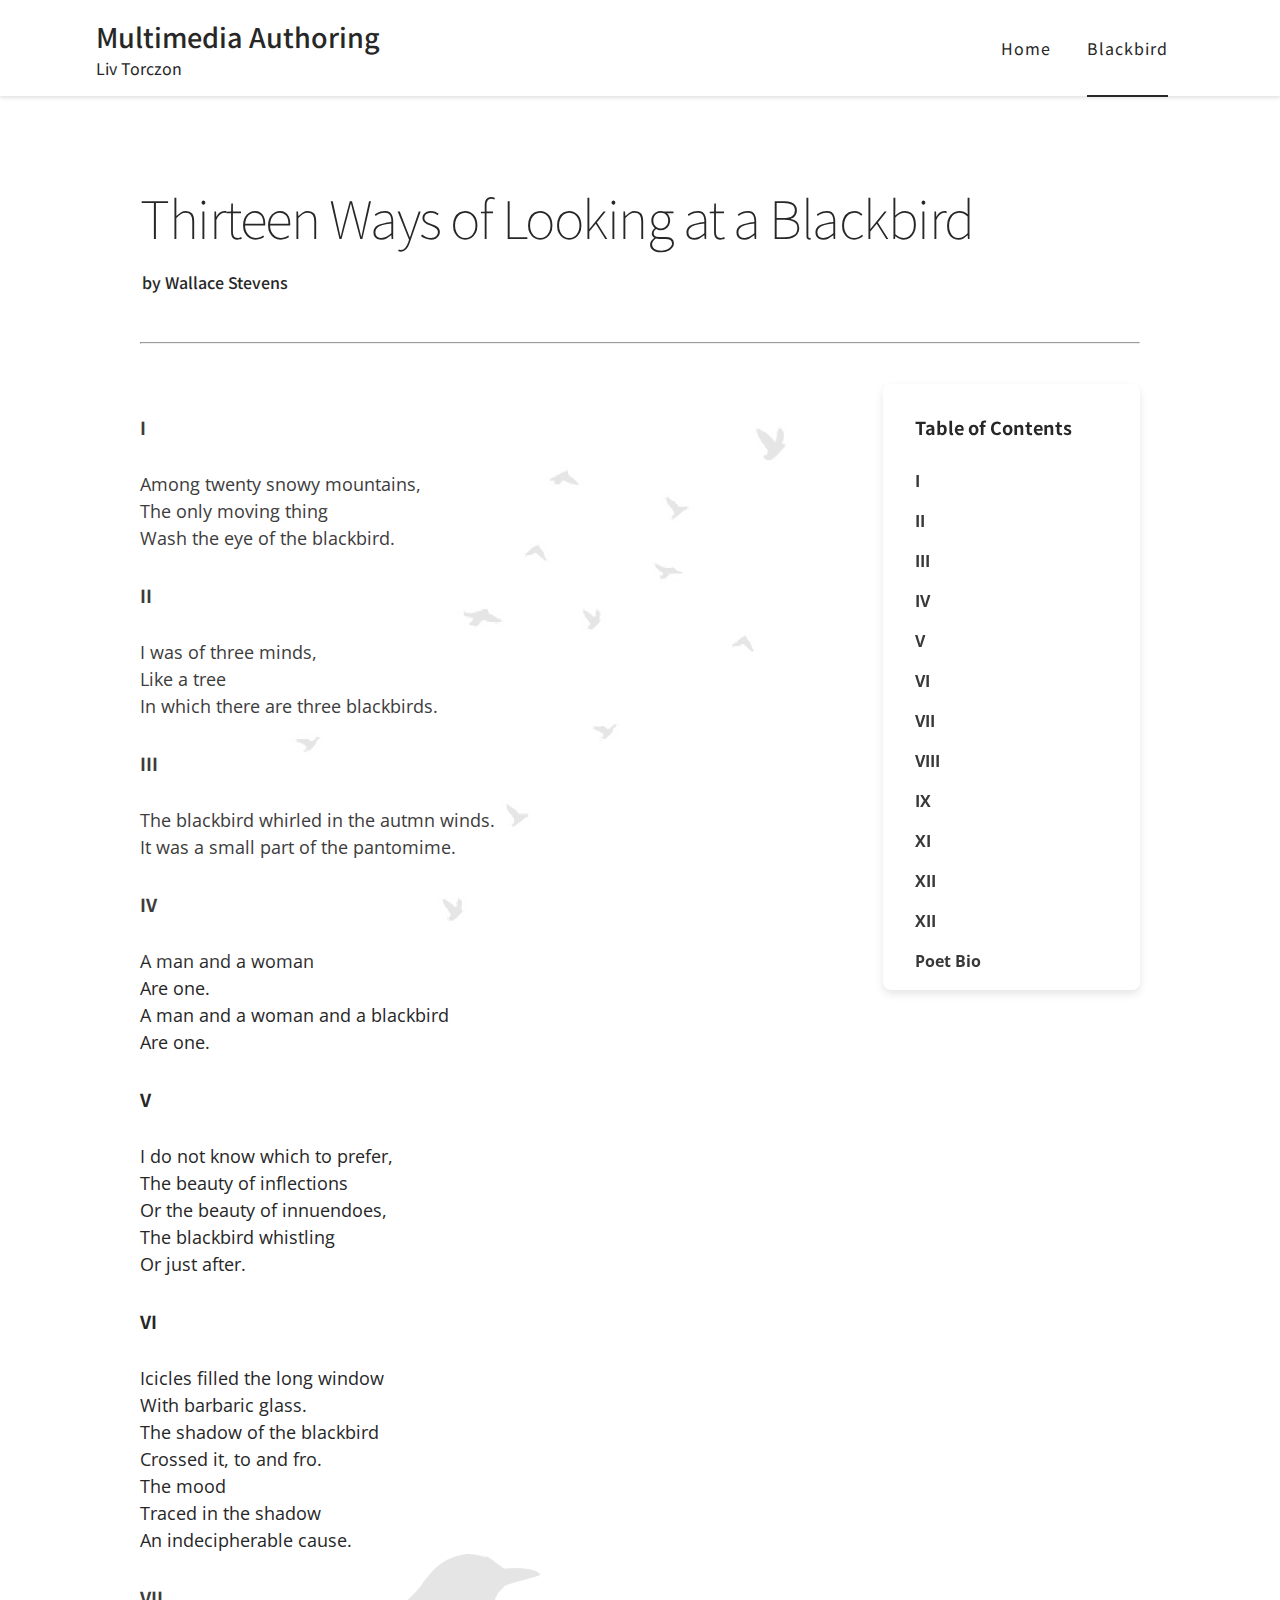
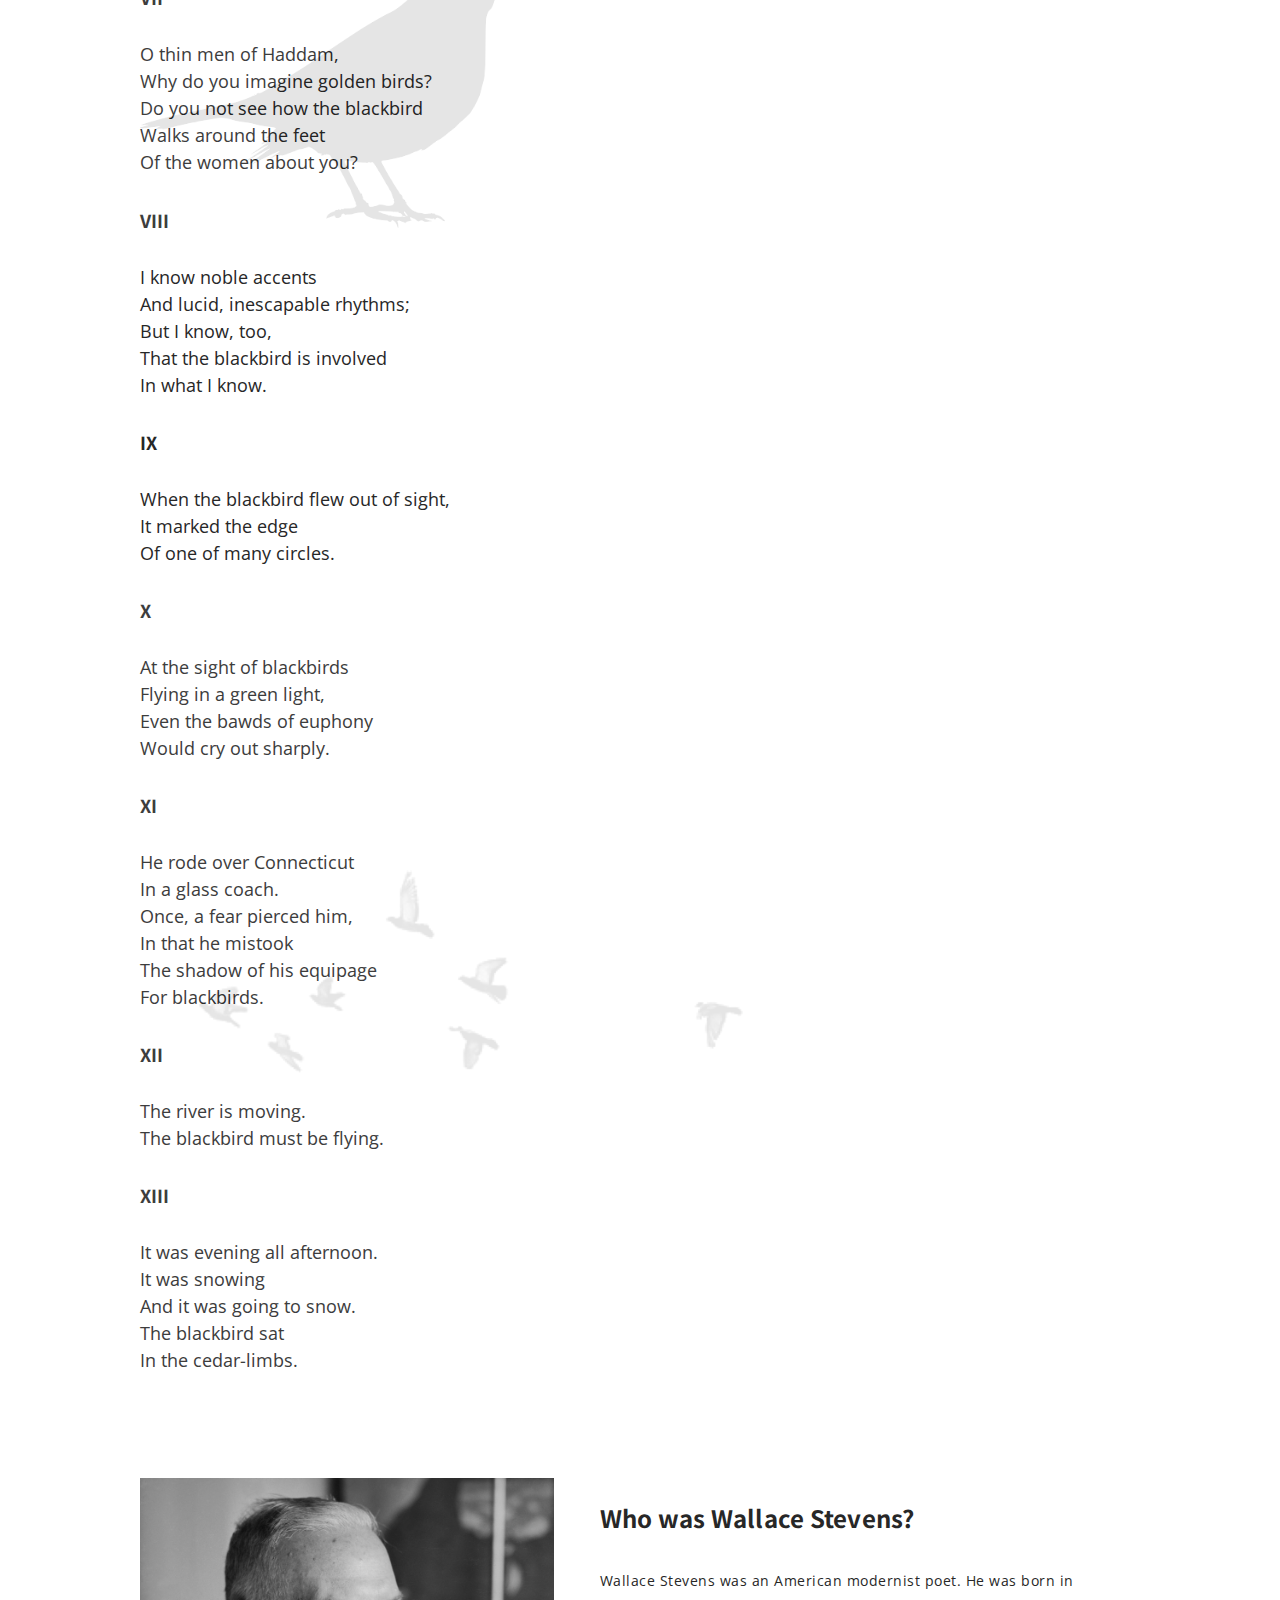
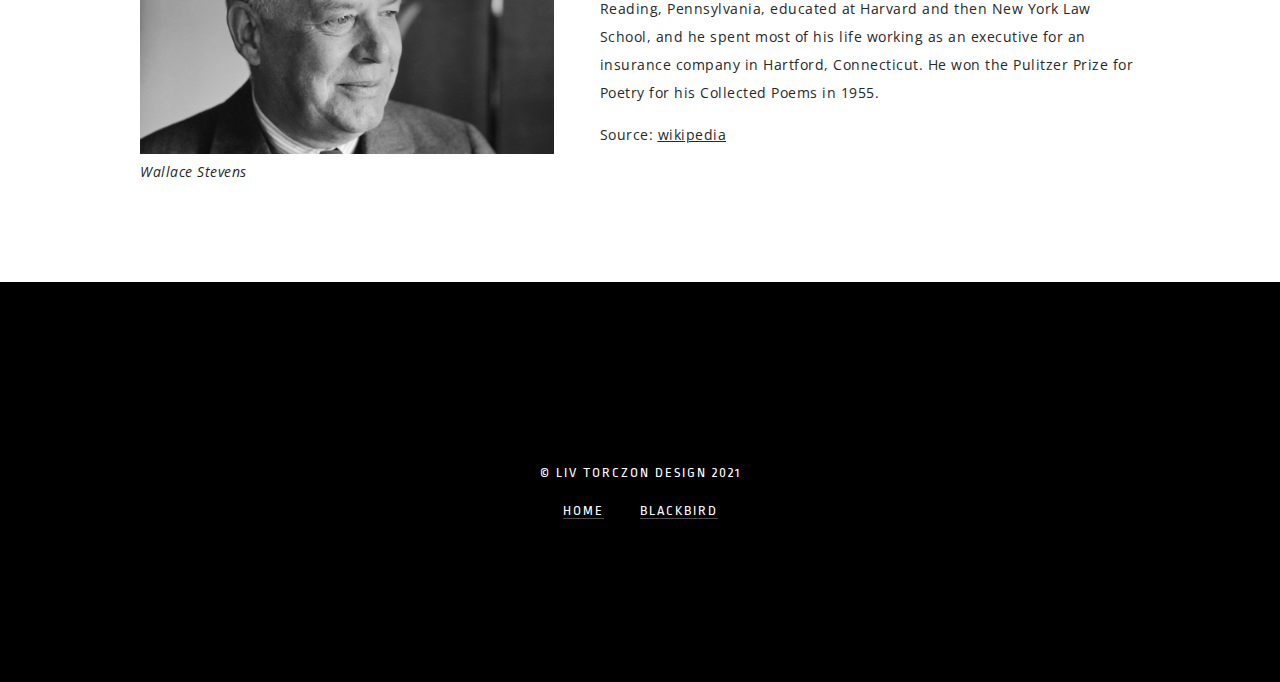
<file: index.html>
<!DOCTYPE html>
<html lang="en-us">
	<head>
		<meta charset="UTF-8">
		<title>Liv Torczon Blackbird Project</title>
		<meta name="viewport" content="width=device-width, initial-scale=1">

		<link rel="icon" type="image/jpeg" href="images/geo.jpeg" sizes="16x16">
		
		<link href="https://fonts.googleapis.com/css2?family=Noto+Sans+JP:wght@100;300;400;500;700;900&family=Open+Sans:ital,wght@0,300;0,400;0,600;1,400;1,700&family=Ropa+Sans&display=swap" rel="stylesheet">

		<link rel="stylesheet" href="css/main.css">
		
	</head>

	<body>

		<header>

			<div class="logo-container">

				<a href="index.html" class="logo">Multimedia Authoring</a>

				<a href="index.html" class="sub-logo">Liv Torczon</a>

			</div>

			<nav class="nav-site">

				<ul>
					<li><a href="home.html">Home</a></li>
					<li><a href="index.html"><span class="current-link">Blackbird</span></a></li>
				</ul>
			</nav>

		</header>

		<main>

			<div class="poem-title">

				<h1>Thirteen Ways of Looking at a Blackbird</h1>

				<span>by Wallace Stevens</span>

			</div>

			<hr>

			<article class="poem-grid">

				<div class="left-side">

          			<img style="width: 800px;" src="images/flyingBirds.png" class="flying-birds" alt="pictures of birds flying">

					<section class="stanza" id="one">
						<h5>I</h5>
						Among twenty snowy mountains,<br>
						The only moving thing<br>
						Wash the eye of the blackbird.<br>
					</section>

					<section class="stanza" id="two">
						<h5>II</h5>
						I was of three minds,<br>
						Like a tree<br>
						In which there are three blackbirds.<br>
					</section>

					<section class="stanza" id="three">
						<h5>III</h5>
						The blackbird whirled in the autmn winds.<br>
						It was a small part of the pantomime.<br>
					</section>

					<section class="stanza" id="four">
						<h5>IV</h5>
						A man and a woman<br>
						Are one.<br>
						A man and a woman and a blackbird<br>
						Are one.<br>
					</section>

					<section class="stanza" id="five">
						<h5>V</h5>
						I do not know which to prefer,<br>
						The beauty of inflections<br>
						Or the beauty of innuendoes,<br>
						The blackbird whistling<br>
						Or just after.<br>
					</section>

					<section class="stanza" id="six">
						<h5>VI</h5>
						Icicles filled the long window<br>
						With barbaric glass.<br>
						The shadow of the blackbird<br>
						Crossed it, to and fro.<br>
						The mood<br>
						Traced in the shadow<br>
						An indecipherable cause.<br>
					</section>

          			<img style="width: 400px;" src="images/birds2.jpg" class="flying-birds" alt="picture birds flying">

					<section class="stanza" id="seven">
						<h5>VII</h5>
						O thin men of Haddam,<br>
						Why do you imagine golden birds?<br>
						Do you not see how the blackbird<br>
						Walks around the feet<br>
						Of the women about you?<br>
					</section>

					<section class="stanza" id="eight">
						<h5>VIII</h5>
						I know noble accents<br>
						And lucid, inescapable rhythms;<br>
						But I know, too,<br>
						That the blackbird is involved<br>
						In what I know.<br>
					</section>

					<section class="stanza" id="nine">
						<h5>IX</h5>
						When the blackbird flew out of sight,<br>
						It marked the edge<br>
						Of one of many circles.<br>
					</section>

          			<img style="height: 900px;" src="images/sittingBirds.png" class="flying-birds" alt="picture of flying birds">

					<section class="stanza" id="ten">
						<h5>X</h5>
						At the sight of blackbirds<br>
						Flying in a green light,<br>
						Even the bawds of euphony<br>
						Would cry out sharply.<br>
					</section>

					<section class="stanza" id="eleven">
						<h5>XI</h5>
						He rode over Connecticut<br>
						In a glass coach.<br>
						Once, a fear pierced him,<br>
						In that he mistook<br>
						The shadow of his equipage<br>
						For blackbirds.<br>
					</section>

					<section class="stanza" id="twelve">
						<h5>XII</h5>
						The river is moving.<br>
						The blackbird must be flying.<br>
					</section>

					<section class="stanza" id="thirteen">
						<h5>XIII</h5>
						It was evening all afternoon.<br>
						It was snowing<br>
						And it was going to snow.<br>
						The blackbird sat<br>
						In the cedar-limbs.<br>
					</section>

				</div>

				<div class="right-side">

					<h5>Table of Contents</h5>

					<div class="table-contents">

						<a href="#one">I</a><br>
						<a href="#two">II</a><br>
						<a href="#three">III</a><br>
						<a href="#four">IV</a><br>
						<a href="#five">V</a><br>
						<a href="#six">VI</a><br>
						<a href="#seven">VII</a><br>
						<a href="#eight">VIII</a><br>
						<a href="#nine">IX</a><br>
						<a href="#ten">XI</a><br>
						<a href="#eleven">XII</a><br>
						<a href="#twelve">XII</a><br>
						<a href="#bio">Poet Bio</a><br>

					</div>

				</div>

			</article>

			<aside id="bio" class="bio-grid">

				<div class="bio-left">

					<img src="images/wallaceStevens.jpeg" alt="picture of Wallace Stevens">

					<p>Wallace Stevens</p>
					
				</div>

				<div class="bio-right">

					<h4>Who was Wallace Stevens?</h4>

					<p>Wallace Stevens was an American modernist poet. He was born in Reading, Pennsylvania, educated at Harvard and then New York Law School, and he spent most of his life working as an executive for an insurance company in Hartford, Connecticut. He won the Pulitzer Prize for Poetry for his Collected Poems in 1955.</p>

					<p>Source: <a href="https://en.wikipedia.org/wiki/Wallace_Stevens" target="_blank">wikipedia</a></p>

				</div>

			</aside>

		</main>

		<footer>

			<p>© Liv Torczon Design 2021</p>

			<nav class="footer">
				<ul>
					<li><a href="home.html">Home</a></li>
					<li><a href="index.html">Blackbird</a></li>
				</ul>
			</nav>

		</footer>

	</body>

</html>
</file>
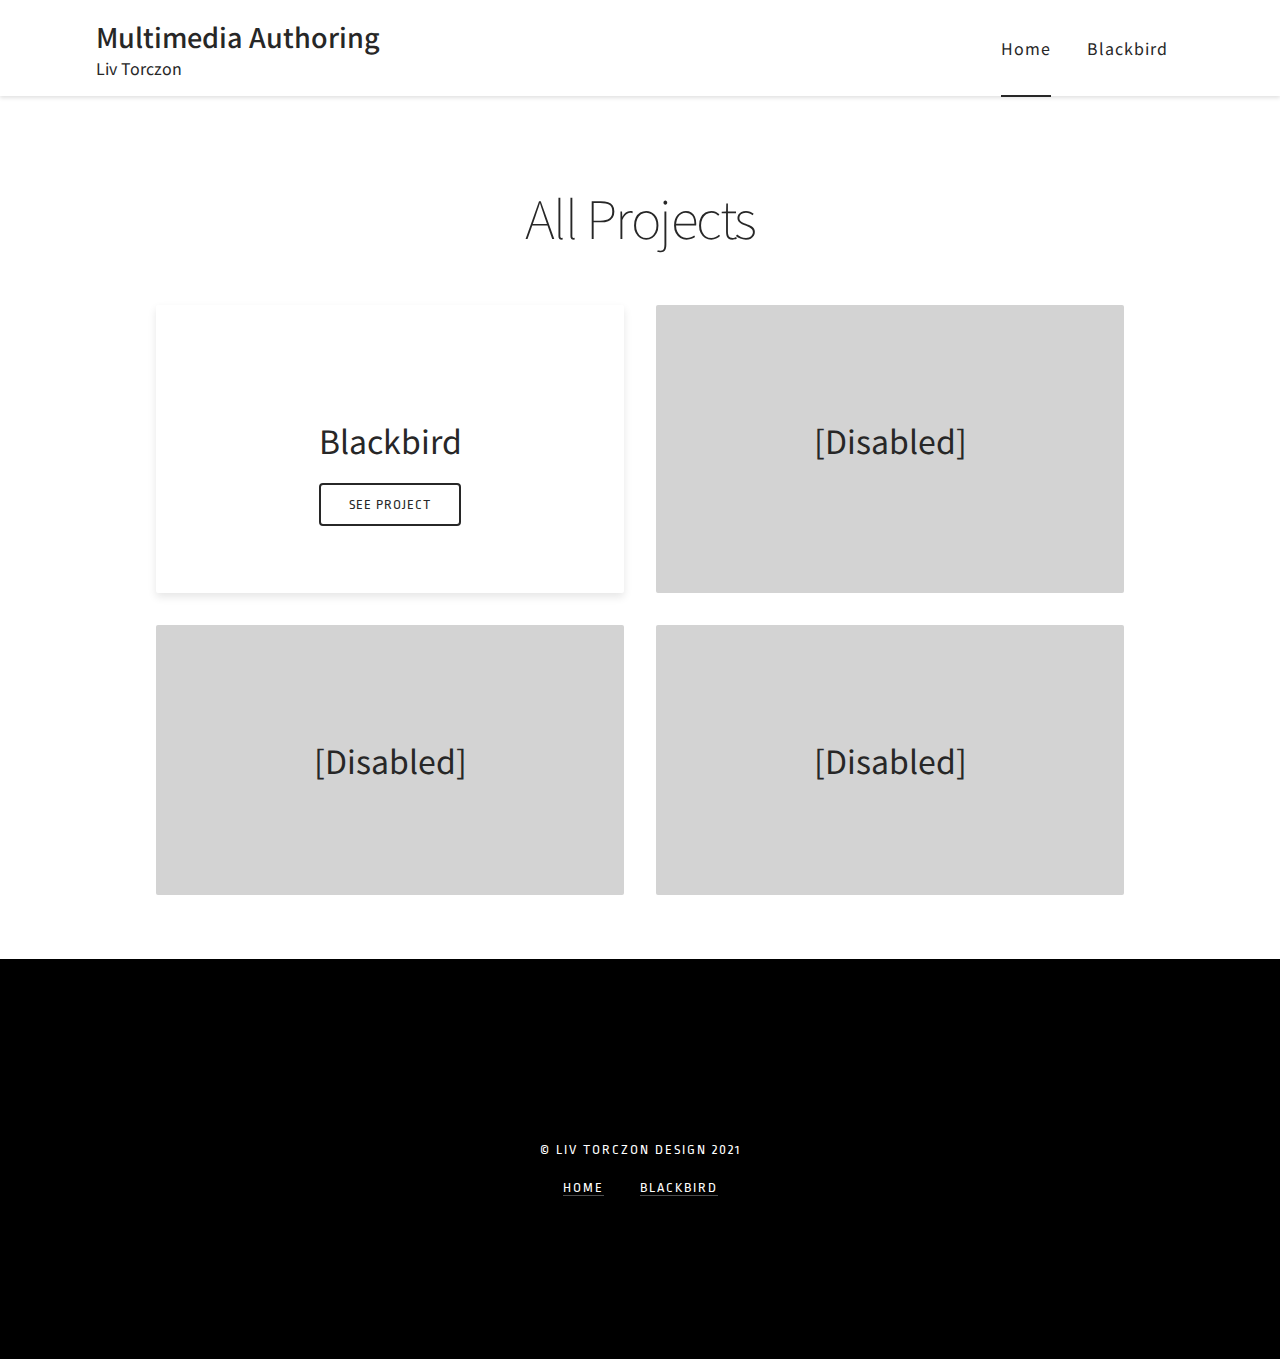
<file: home.html>
<!DOCTYPE html>
<html lang="en-us">
	<head>
		<meta charset="UTF-8">
		<title>Home</title>
		<meta name="viewport" content="width=device-width, initial-scale=1">
		<link rel="icon" type="image/png" href="images/geo.jpeg" sizes="16x16">

		<link href="https://fonts.googleapis.com/css2?family=Noto+Sans+JP:wght@100;300;400;500;700;900&family=Open+Sans:ital,wght@0,300;0,400;0,600;1,400;1,700&family=Ropa+Sans&display=swap" rel="stylesheet">
		
		<link rel="stylesheet" href="css/main.css">
	</head>

	<body>

		<header>

			<div class="logo-container">

				<a href="index.html" class="logo">Multimedia Authoring</a>
				<div class="sub-logo">Liv Torczon</div>

			</div>

			<nav class="nav-site">

				<ul>
					<li><a href="home.html"><span class="current-link">Home</span></a></li>
					
					<li><a href="index.html">Blackbird</a></li>
				</ul>
			</nav>

		</header>

		<main>

			<h1 class="centered">All Projects</h1>

			<div class="project-cards">

				<div class="project1">

					<h3>Blackbird</h3>

					<a href="index.html" class="project-button">SEE PROJECT</a>

				</div>

				<div class="project2 disabled">

					<h3>[Disabled]</h3>
					
				</div>

				<div class="project3 disabled">

					<h3>[Disabled]</h3>
					
				</div>

				<div class="project4 disabled">

					<h3>[Disabled]</h3>
					
				</div>

			</div>

		</main>

		<footer>

			<p>© Liv Torczon Design 2021</p>

			<nav class="footer">
				<ul>
					<li><a href="home.html">Home</a></li>
					<li><a href="index.html">Blackbird</a></li>
				</ul>
			</nav>

		</footer>

	</body>

</html>
</file>
<file: css/main.css>
/************************************
Master Layout
**************************************/

html {
	scroll-behavior: smooth;
}

body {
	margin: 0;
}

main {
	max-width: 1000px;
	margin: 2rem auto;
	padding: 1rem 2rem;
}

/************************************
Colors
**************************************/
html {
	color: #393939;
	--color-blue: #85C1E9;
	--color-dark-gray: #272727;
	--color-sage: #c4b9bc;
	--color-green: #4b553a;

	--color-orange: #c58b2a;
	--color-light-pink: #f7e3d4;
	--color-terracotta: #bf8f72;
	--color-light-green: #c3c6b1;
	--color-dark-terracotta: #925946;

	--color-peach: #fffaf5;
}

/************************************
Typography
**************************************/

html {
	--font-primary: 'Noto Sans JP', sans-serif;
	--font-secondary: 'Open Sans', sans-serif;
	--font-tertiary: 'Ropa Sans', sans-serif;
}

h1, h2, h3, h4, h5, h6 {
	font-family: var(--font-primary);
	color: var(--color-dark-gray);
}

h1 {
	font-size: 52px;
	letter-spacing: -1.5px;
	font-weight: 100;
}

h2 {
	font-size: 48px;
	font-weight: 300;
	letter-spacing: -.5px;
}

h3 {
	font-size: 32px;
	font-weight: 400;
	letter-spacing: 0px;
}

h4 {
	font-size: 24px;
	letter-spacing: .25px;
}

h5 {
	font-size: 18px;
	letter-spacing: 0px;
}

h6 {
	font-size: 15px;
	letter-spacing: .15px;
}


p {
	color: var(--color-dark-gray);
	font-family: var(--font-secondary);
	line-height: 2;
	font-size: 16px;
	letter-spacing: .5px;
}

a {
	font-family: var(--font-secondary);
	color: inherit;
}

span {
	font-family: var(--font-primary);
}

/************************************
Header Component
**************************************/

header {
	padding: 1rem 6rem;
	box-shadow: 0 2px 4px 0 rgba(0,0,0,.12);
}

.logo-container {
	display: flex;
	flex-direction: column;
}

.logo, .sub-logo {
	color: var(--color-dark-gray);
	font-family: var(--font-primary);
	text-decoration: none;
}

.logo {
	font-weight: 500;
	font-size: 27px;
}

.sub-logo {
	font-size: 16px;
}

/************************************
Site Nav
**************************************/

.nav-site {
	max-width: 1000px;
}

.nav-site ul {
	list-style-type: none;
	margin: 0;
}

.nav-site li a {
	color: var(--color-dark-gray);
	display: inline-block;
	font-size: 1rem;
	margin: 1rem;
	line-height: 2;
	font-weight: 400;
	letter-spacing: 1px;
	font-family: var(--font-primary);
	text-decoration: none;
}

.nav-site li a:hover {
	opacity: 60%;
}

@media ( min-width: 500px ) {

	header {
		display: flex;
		flex-direction: row;
		justify-content: space-between;
		align-items: flex-end;
		align-items: center;
	}

	.nav-site li {
		display: inline-block;
	}

}

.current-link {
	font-family: var(--font-primary);
	border-bottom: 2px solid var(--color-dark-gray);
	padding-bottom: 35px;
	font-size: 1rem;
}


/************************************
POEM GRID
**************************************/

.table-contents {
	display: flex;
	flex-direction: column;
}

.stanza {
	font-size: 18px;
	line-height: 1.5;
}

article h4 {
	margin-bottom: 16px;
}

.poem-title {
	margin-bottom: 3rem;
}

.poem-title h1 {
	margin-bottom: 1rem;
}

.poem-title span {
	font-weight: 500;
	color: var(--color-dark-gray);
	font-size: 1rem;
	padding-left: 2px;
}

.table-contents a {
	text-decoration: none;
}

.table-contents a:hover {
	text-decoration: underline;
}

@media (min-width: 700px) {

	.poem-grid {
		padding: 2rem 0rem;
		display: flex;
		flex-wrap: wrap;
		grid-column-gap: 2rem;
		grid-template-columns: 1fr 1fr;
	}

	.left-side {
		color: var(--color-dark-gray);
		flex-grow: 2;
		font-family: var(--font-secondary);
		padding: 0;
	}

	.right-side {
		align-self: flex-start;
		box-shadow: 0 4px 8px 0 rgba(0,0,0,0.1);
	  	border-radius: 8px;
		font-weight: 700;
		flex-grow: .2;
		padding: 0 2rem;
		position: sticky;
		overflow-y: auto;
		top: 0;
	}
}

/********************************************
Bio Grid
*********************************************/

.bio-grid {
	display: flex;
	flex-direction: row;
	justify-content: space-between;
	align-items: center;
	margin: 3rem 0;
	padding-top: 1.5rem;
}

.bio-grid img{
	width: 90%;
}

.bio-grid a:hover {
	opacity: 50%;
}

.bio-right h4 {
	margin-top: 0;
}

.bio-grid p {
	font-size: 14px;
}

.bio-left p {
	font-family: var(--font-secondary);
	font-style: italic;
	margin: 0;
}

/********************************************
BIRD IMAGES
*********************************************/

.flying-birds {
	position: absolute;
	opacity: .1;
}

/*****************************************************
HOME PAGE PROJECT CARDS
******************************************************/

.project-cards {
	display: grid;
	grid-template-columns: 1fr 1fr;
	text-align: center;
}

.project-cards h3 {
	color: var(--color-dark-gray);
	font-weight: 400;
}

.project-cards a {
	font-family: var(--font-tertiary);
}

.project1, .project2, .project3, .project4 {
	box-shadow: 0 4px 8px 0 rgba(0,0,0,0.1);
	padding: 5rem 5rem;
  	flex: 1;
  	margin: 1rem;
	border-radius: 2px;
	min-width: 300px;
}

.project-button {
	color: var(--color-dark-gray);
	border: 2px solid var(--color-dark-gray);
	border-radius: 4px;
	font-size: 14px;
	letter-spacing: 1px;
	padding: 12px 28px;
	transition-duration: 0.3s;
	text-decoration: none;
	text-transform: uppercase;
}

.project-button:hover {
	color: white;
	border: 2px solid var(--color-dark-gray);
	background-color: var(--color-dark-gray);
}

.disabled {
	background-color: lightgray;
	color: gray;
	border: gray;
	box-shadow: 0 0 0 0 rgba(0,0,0,0);
}

.disabled:hover {
	box-shadow: 0 0 0 0 rgba(0,0,0,0);
}

.centered {
	text-align: center;
}


/********************************************
Playing with the cards
********************************************/
/*


.project1 h2 {
	color: var();
}

.project1:hover {
	background-color: #c3c6b1;
}

.green:hover {
	background-color: var(--color-green);
	color: white;
}

.green {
	color: var(--color-green);
	border: 2px solid var(--color-green);
}

.project2 h2 {
	color: var(--color-dark-terracotta);
}

.dark-terracotta {
	color: var(--color-dark-terracotta);
	border: 2px solid var(--color-dark-terracotta);
}

.dark-terracotta:hover {
	background-color: var(--color-dark-terracotta);
	color: white;
}

.project2:hover {
	background-color: var(--color-light-pink);
	color: var(--color-dark-terracotta);
}
*/


/************************************
Footer Component
**************************************/

footer {
	display: flex;
	flex-direction: column;
	justify-content: center;
	background-color: black;
	color: white;
	height: 400px;
}

footer p {
	color: white;
	text-align: center;
	text-transform: uppercase;
	letter-spacing: 2px;
	font-size: 14px;
	font-family: var(--font-tertiary);
}

.footer a {
	color: white;
	font-family: var(--font-tertiary);
	padding-bottom: .05em;
	border-bottom-style: solid;
	border-bottom-color: rgba(255,255,255,.3);
	border-bottom-width: 1px;
	letter-spacing: 2px;
	margin: 1rem;
	font-size: 14px;
	text-decoration: none;
	text-transform: uppercase;
}

.footer li a:hover {
	opacity: 50%;
	text-decoration: none;
}

.footer ul {
	list-style-type: none;
	margin: 0;
	padding: 0;
	text-align: center;
}

.footer li {
	display: inline-block;
}

.footer a:hover {
	text-decoration: underline;
}

/****************************************
PROGRESS BAR
*****************************************/

/*
.progress-component {
	position: fixed;
	top: 0;
	z-index: 1;
	width: 100%;
	background-color: transparent;
}

.progress-container {
	width: 100%;
	height: 3px;
	background: transparent;
}

.progress-bar {
	height: 3px;
	background: rgb(255,51,102);
}

*/
</file>
